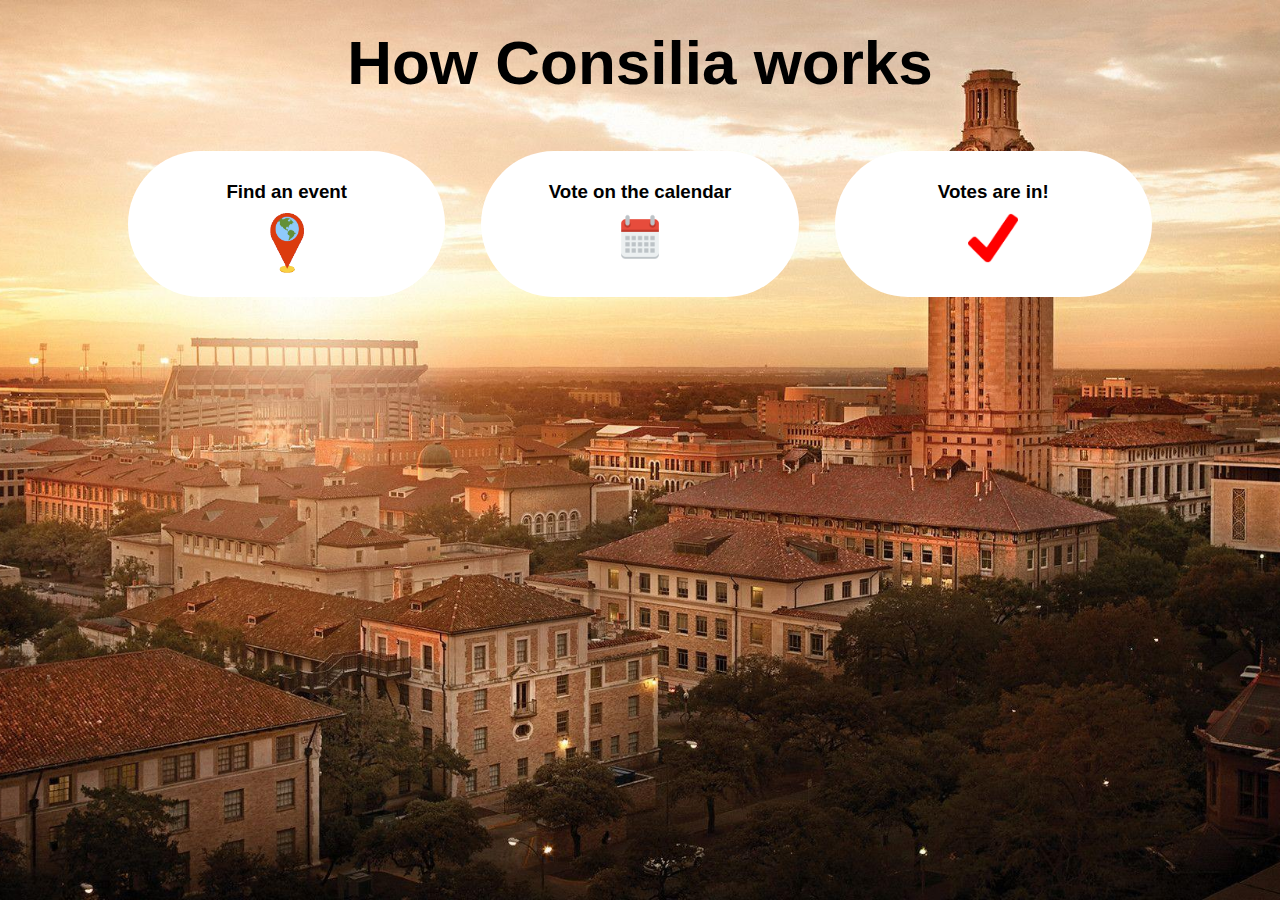
<file: about/index.html>
<!DOCTYPE html>

<html>
    <head>
        <link rel="stylesheet" href="style.css">
        <link rel="preconnect" href="https://fonts.googleapis.com">
    </head>
    <body>
    <section class="header">
    <div class="text-box">
        <h1>How Consilia works</h1>
    </div>  
    <section class="course">

        <div class="row">
            <div class="course-col">
                <h3>Find an event</h3>
                <img src="../images/logo.png" width = 50px height = 60px>
            </div>
            <div class="course-col">
                <h3>Vote on the calendar</h3>
                <img src="../images/calendar.png" width = 50px height = 50px>
            </div>
            <div class="course-col">
                <h3>Votes are in!</h3>
                <img src="../images/redcheck.png" width=50px height=50px>
            </div>
        </div>
    </section>
    </section>
          
</body>

</html>
</file>
<file: about/style.css>
*{
	margin: 0;
	padding: 0;
    font-family: 'Poppins', sans-serif;
}

.header{
    min-height: 100vh;
    width: 100%;
    background-image: url(../images/banner.png);
    background-attachment: fixed;
    background-position: center;
    background-repeat: no-repeat;
    background-size: cover;
}
nav {
    display: flex;
    padding: 2% 6%;
    justify-content: space-between;
    align-items: center;
}

.text-box{
    width: 90%;
    color:#000;
    position: absolute;
    padding-top:125px;
    left: 50%;
    transform: translate(-50%, -50%);
    text-align: center;
}
.text-box h1{
    font-size: 62px;
}
.text-box p{
    margin: 10px 0 40px;
    font-size: 14px;
    color: #fff;
}

.intro{
    width: 100%;
    text-align: center;
}

.testP{
    min-height: 100vh;
    width: 100%;
    background-image: url(../images/J2.png);
    background-attachment: fixed;
    background-position: center;
    background-repeat: no-repeat;
    background-size: cover;
}


.course{
    width: 80%;
    margin: auto;
    text-align: center;
    padding-top: 100px;
}
h1{
    font-size: 36px;
    font-weight: 600;
}

p{
    color: #777;
    font-size: 14px;
    font-weight: 300;
    line-height: 22px;
    padding: 10px;
}

.row{
    margin-top: 5%;
    display: flex;
    justify-content: space-between;
}
.course-col{
    flex-basis: 31%;
    background: #fff;
    border-radius: 100px;
    border-color: black;
    border: 10px;
    margin-bottom: 5%;
    padding: 20px 12px;
    box-sizing: border-box;
    transition: 0.5s;
}
h3{
    text-align: center;
    font-weight: 600;
    margin: 10px 0;
}
.course-col:hover{
    box-shadow: 0 0 20px 0px rgba(0, 0, 0, .2);
}
@media(max-width: 700px){
    .row{
        flex-direction: column;
    }
}
</file>
